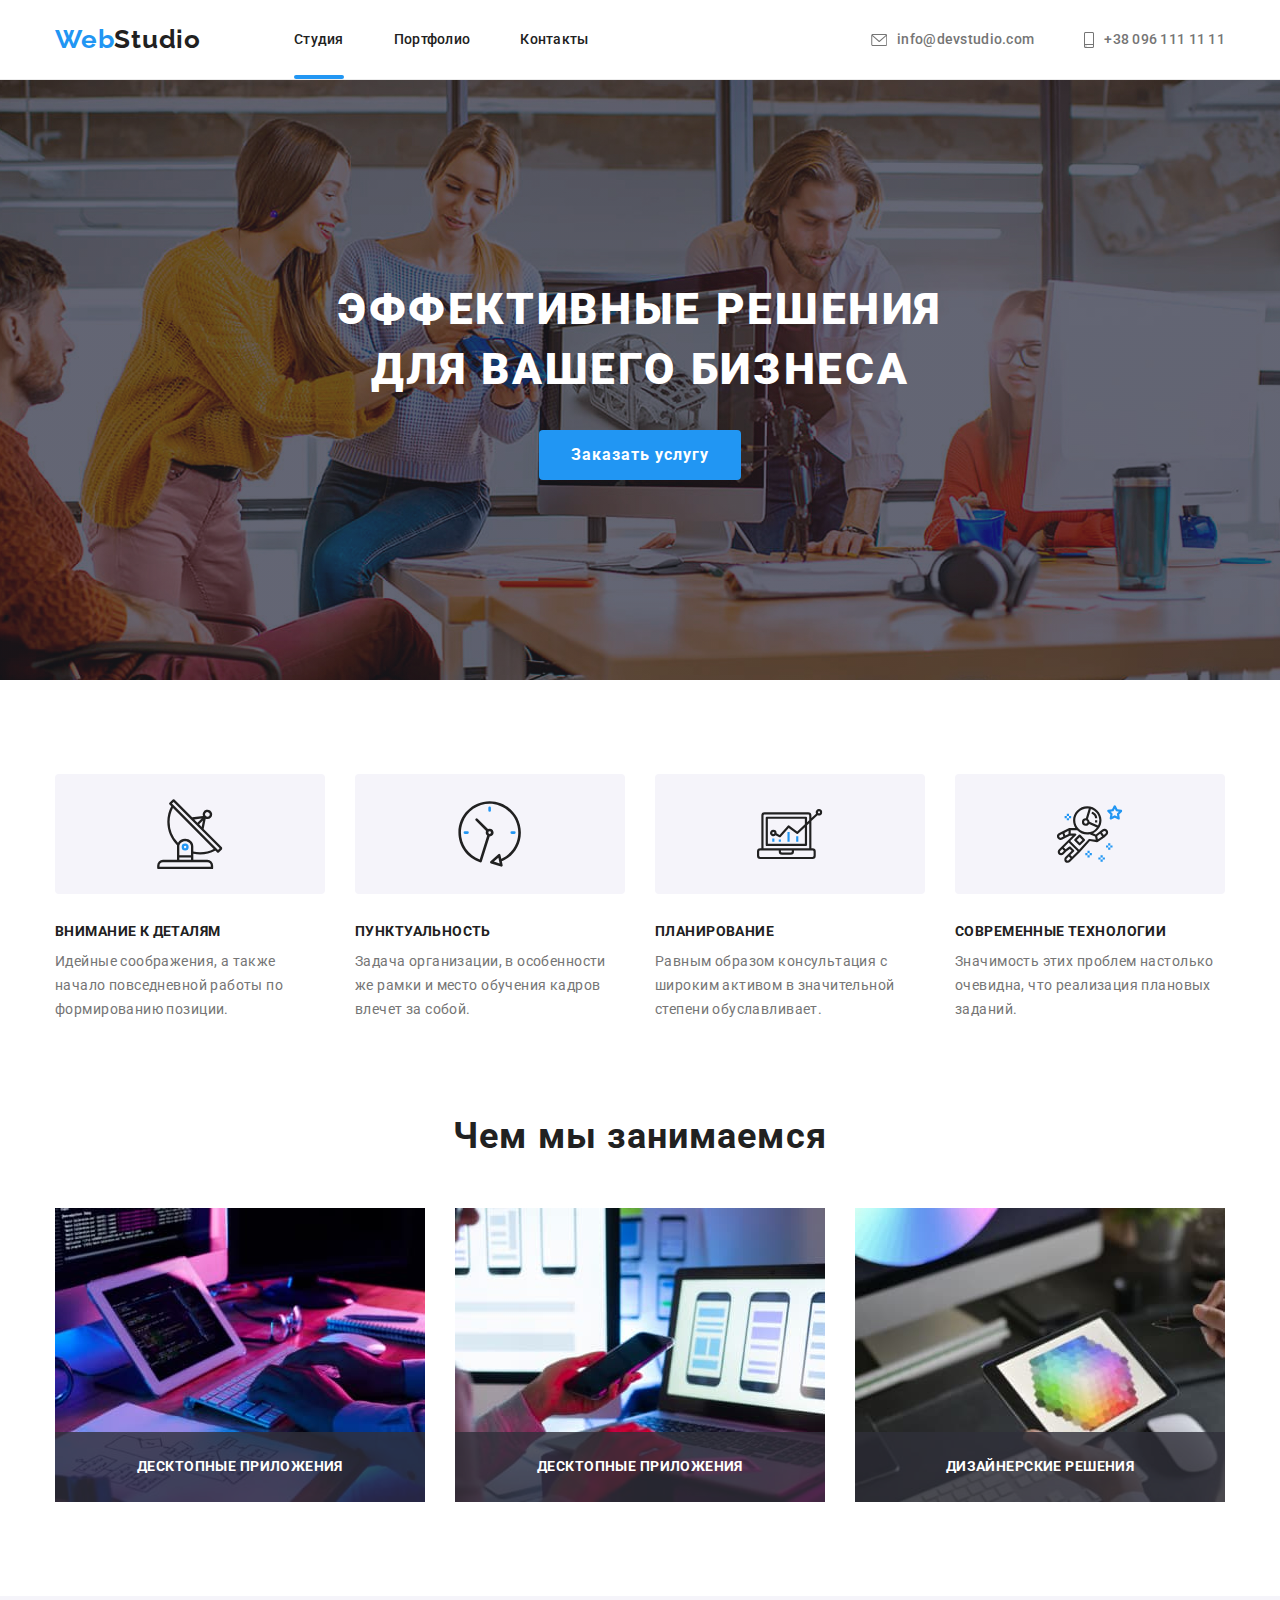
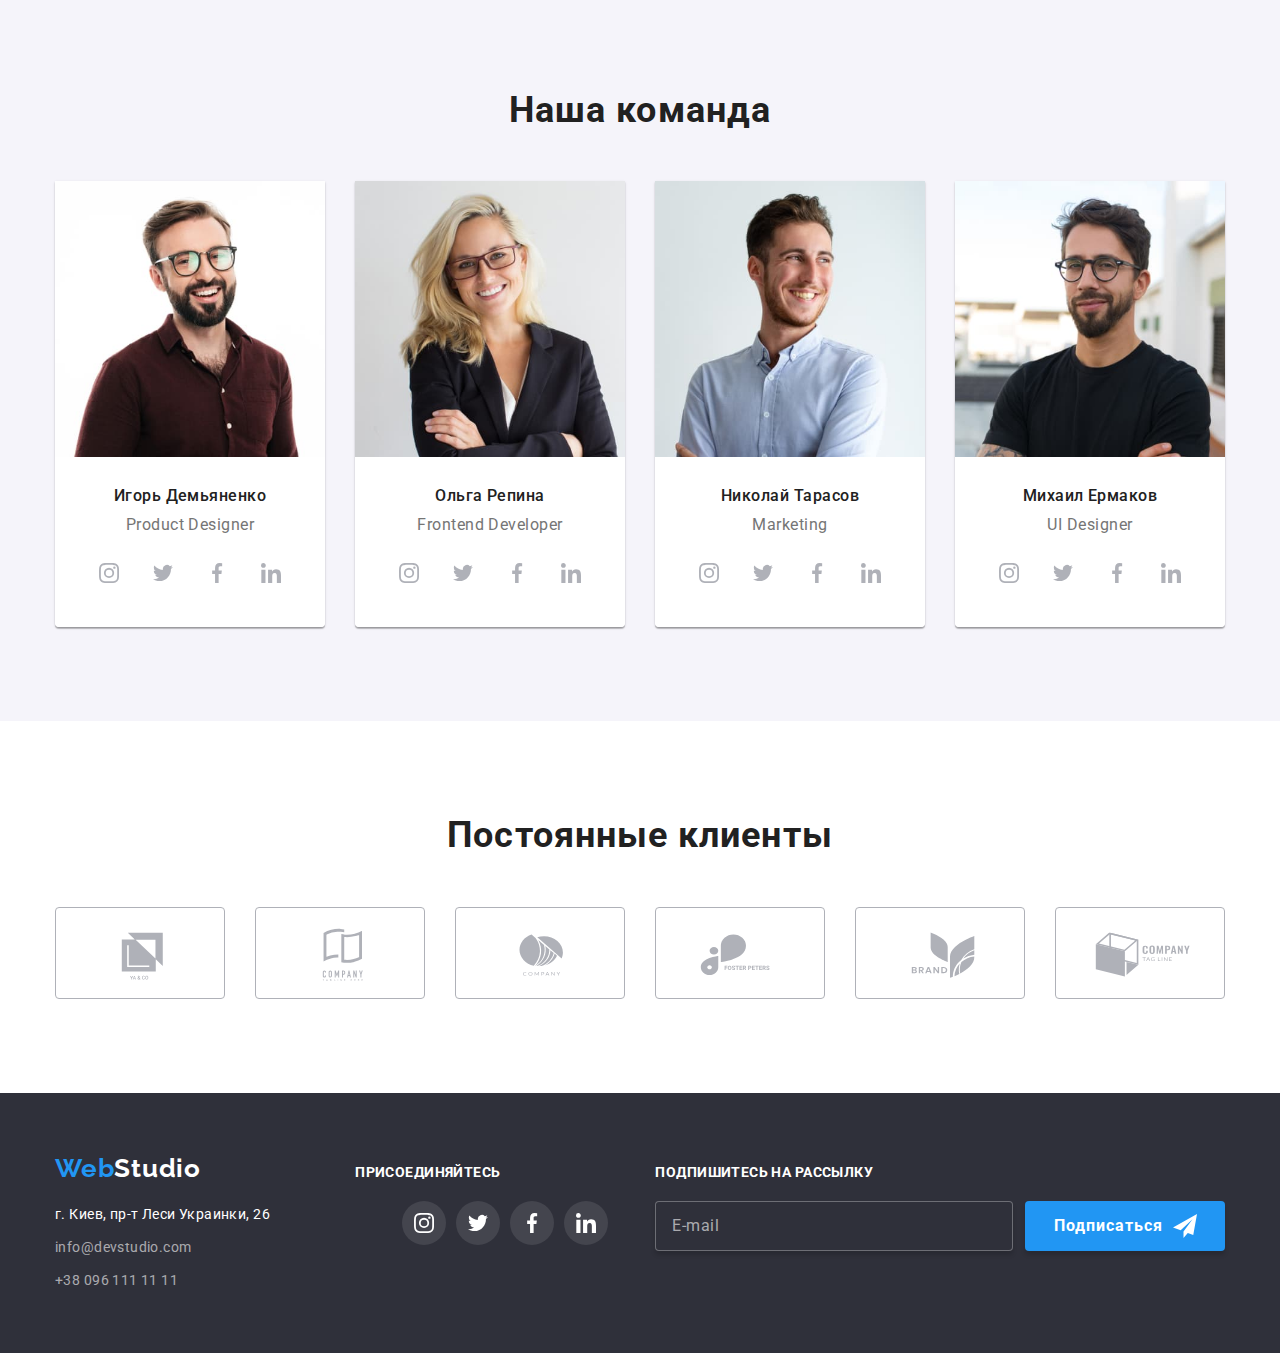
<file: index.html>
<!DOCTYPE html>

<html lang="ru">
    <head>
        <meta charset="UTF-8">
        <meta http-equiv="X-UA-Compatible" content="IE=edge">
        <meta name="viewport" content="width=device-width, initial-scale=1.0">
        <meta name="description" content="Компания по созданию вебприложений" />
        <title>Студия</title>
        <link rel="preconnect" href="https://fonts.googleapis.com">
        <link rel="preconnect" href="https://fonts.gstatic.com" crossorigin>
        <link href="https://fonts.googleapis.com/css2?family=Raleway:wght@700&family=Roboto:wght@400;500;700;900&display=swap"
            rel="stylesheet">
        <link rel="stylesheet" href="https://cdnjs.cloudflare.com/ajax/libs/modern-normalize/1.1.0/modern-normalize.min.css">
        <link rel="stylesheet" href="css/main.min.css">
    </head>
    <body>
        <header class="header-main">
            <div class="container container--flex">
                <nav>
                    <ul class="header-main__nav-list">
                        <li class="header-main__nav-item"><a class="logo" href="./index.html"><span class="logo__color-part">Web</span>Studio</a></li>
                        <li class="header-main__nav-item"><a class="header-main__nav-link header-main__nav-link--is-active" href="./index.html">Студия</a></li>
                        <li class="header-main__nav-item"><a class="header-main__nav-link" href="./portfolio.html">Портфолио</a></li>
                        <li class="header-main__nav-item"><a class="header-main__nav-link" href="#">Контакты</a></li>
                    </ul>
                    <button class="header-main__menu-button" type="button" aria-expanded="false" data-menu-button>
                        <svg class="header-main__icon-container" width="40" height="40" aria-label="Переключатель мобильного меню">
                            <use class="header-main__icon-open" href="./images/svg/icons.svg#icon-menu-open"></use>
                            <use class="header-main__icon-close" href="./images/svg/icons.svg#icon-menu-close"></use>
                        </svg>
                    </button>
                    <div class="burger-menu" data-menu>
                        <ul class="burger-menu__nav-links">
                            <li class="burger-menu__nav-item"><a class="burger-menu__nav-link" href="./index.html">Студия</a></li>
                            <li class="burger-menu__nav-item"><a class="burger-menu__nav-link" href="./portfolio.html">Портфолио</a></li>
                            <li class="burger-menu__nav-item"><a class="burger-menu__nav-link" href="">Контакты</a></li>
                        </ul>
                        <ul class="burger-menu__contact-links">
                            <li class="burger-menu__contact-item"><a class="burger-menu__contact-tel" href="tel:+380961111111">+38 096 111 11 11</a></li>
                            <li class="burger-menu__contact-item"><a class="burger-menu__contact-mail" href="mailto:info@devstudio.com">info@devstudio.com</a></li>
                        </ul>
                        <ul class="burger-menu__social-links">
                            <li class="burger-menu__social-item"><a class="burger-menu__social-link" href="">Instagram</a></li>
                            <li class="burger-menu__social-item"><a class="burger-menu__social-link" href="">Twitter</a></li>
                            <li class="burger-menu__social-item"><a class="burger-menu__social-link" href="">Facebook</a></li>
                            <li class="burger-menu__social-item"><a class="burger-menu__social-link" href="">LinkedIn</a></li>
                        </ul>
                    </div>
                </nav>
                <ul class="header-main__contacts">
                    <li class="header-main__contacts-item">
                        <a class="header-main__contacts-link" href="mailto:info@devstudio.com">
                            <svg class="header-main__contacts-mail" width="14" height="10">
                                <use href="./images/svg/icons.svg#icon-envelope"></use>
                            </svg>
                            info@devstudio.com
                        </a>
                    </li>
                    <li class="header-main__contacts-item">
                        <a class="header-main__contacts-link" href="tel:+380961111111">
                            <svg class="header-main__contacts-tel" width="10" height="14">
                                <use href="./images/svg/icons.svg#icon-smartphone"></use>
                            </svg>
                            +38 096 111 11 11
                        </a>
                    </li>
                </ul>
            </div>
        </header>
        <main class="web-studio">
            <section class="section section--inverse">
                <div class="web-studio__wrapper">
                    <div class="web-studio__order">
                        <h1 class="web-studio__order-title">Эффективные решения для вашего бизнеса</h1>
                        <button class="web-studio__order-button" type="button" data-modal-open>Заказать услугу</button>
                    </div>
                </div>
            </section>
            <section class="section">
                <div class="container">
                    <ul class="web-studio__advantages">
                        <li class="web-studio__advantages-item">
                            <div class="web-studio__advantages-wrapper">
                                <svg class="web-studio__advantages-icon" width="65.32" height="70">
                                    <use href="./images/svg/icons.svg#icon-antenna"></use>
                                </svg>
                            </div>
                            <h3 class="web-studio__advantages-title">Внимание к деталям</h3>
                            <p class="web-studio__advantages-description">Идейные соображения, а также начало повседневной работы по формированию
                                позиции.</p>
                        </li>
                        <li class="web-studio__advantages-item">
                            <div class="web-studio__advantages-wrapper">
                                <svg class="web-studio__advantages-icon" width="65.32" height="70">
                                    <use href="./images/svg/icons.svg#icon-clock"></use>
                                </svg>
                            </div>
                            <h3 class="web-studio__advantages-title">Пунктуальность</h3>
                            <p class="web-studio__advantages-description">Задача организации, в особенности же рамки и место обучения кадров влечет
                                за собой.</p>
                        </li>
                        <li class="web-studio__advantages-item">
                            <div class="web-studio__advantages-wrapper">
                                <svg class="web-studio__advantages-icon" width="65.32" height="70">
                                    <use href="./images/svg/icons.svg#icon-diagram"></use>
                                </svg>
                            </div>
                            <h3 class="web-studio__advantages-title">Планирование</h3>
                            <p class="web-studio__advantages-description">Равным образом консультация с широким активом в значительной степени
                                обуславливает.</p>
                        </li>
                        <li class="web-studio__advantages-item">
                            <div class="web-studio__advantages-wrapper">
                                <svg class="web-studio__advantages-icon" width="65.32" height="70">
                                    <use href="./images/svg/icons.svg#icon-astronaut"></use>
                                </svg>
                            </div>
                            <h3 class="web-studio__advantages-title">Современные технологии</h3>
                            <p class="web-studio__advantages-description">Значимость этих проблем настолько очевидна, что реализация плановых
                                заданий.</p>
                        </li>
                    </ul>
                </div>
            </section>
            <section class="section">
                <div class="container">
                    <h2 class="web-studio__title">Чем мы занимаемся</h2>
                    <ul class="web-studio__activity">
                        <li>
                            <a class="web-studio__activity-link" href="#">
                                <img class="web-studio__activity-image" 
                                    srcset="
                                        ./images/desktop-apps.jpg 1x,
                                        ./images/desktop-apps@2x.jpg 2x
                                    "
                                    src="./images/desktop-apps.jpg" 
                                    alt="Десктопные приложения" 
                                    width="370">
                                <div class="web-studio__activity-overlay">
                                    <p class="web-studio__activity-description">Десктопные приложения</p>
                                </div>
                            </a>
                        </li>
                        <li>
                            <a class="web-studio__activity-link" href="#">
                                <img class="web-studio__activity-image" 
                                srcset="
                                    ./images/mobile-apps.jpg 1x,
                                    ./images/mobile-apps@2x.jpg 2x
                                " src="./images/mobile-apps.jpg" alt="Мобильные приложения" 
                                width="370">
                                <div class="web-studio__activity-overlay">
                                    <p class="web-studio__activity-description">Десктопные приложения</p>
                                </div>
                            </a>
                        </li>
                        <li>
                            <a class="web-studio__activity-link" href="#">
                                <img class="web-studio__activity-image" 
                                srcset="
                                    ./images/design-solutions.jpg 1x,
                                    ./images/design-solutions@2x.jpg 2x
                                " src="./images/design-solutions.jpg" alt="Мобильные приложения" 
                                width="370">
                                <div class="web-studio__activity-overlay">
                                    <p class="web-studio__activity-description">Дизайнерские решения</p>
                                </div>
                            </a>
                        </li>
                    </ul>
                </div>
            </section>
            <section class="section">
                <div class="container">
                    <h2 class="web-studio__title">Наша команда</h2>
                    <ul class="web-studio__team">
                        <li class="web-studio__team-item">
                            <img class="web-studio__team-image" 
                            srcset="
                                ./images/product-designer.jpg 1x,
                                ./images/product-designer@2x.jpg 2x
                            "
                            src="./images/product-designer.jpg" 
                            alt="Дизайнер" 
                            width="450">
                            <div class="web-studio__team-wrapper">
                                <h3 class="web-studio__team-title">Игорь Демьяненко</h3>
                                <p class="web-studio__team-description">Product Designer</p>
                                <ul class="social-links">
                                    <li>
                                        <a class="social-links__link" href="#">
                                            <svg class="social-links__link-icon" width="20" height="20">
                                                <use href="./images/svg/icons.svg#icon-instagram_1"></use>
                                            </svg>
                                        </a>
                                    </li>
                                    <li>
                                        <a class="social-links__link" href="#">
                                            <svg class="social-links__link-icon" width="20" height="20">
                                                <use href="./images/svg/icons.svg#icon-twitter_1"></use>
                                            </svg>
                                        </a>
                                    </li>
                                    <li>
                                        <a class="social-links__link" href="#">
                                            <svg class="social-links__link-icon" width="20" height="20">
                                                <use href="./images/svg/icons.svg#icon-facebook_1"></use>
                                            </svg>
                                        </a>
                                    </li>
                                    <li>
                                        <a class="social-links__link" href="#">
                                            <svg class="social-links__link-icon" width="20" height="20">
                                                <use href="./images/svg/icons.svg#icon-linked_in_1"></use>
                                            </svg>
                                        </a>
                                    </li>
                                </ul>
                            </div>
                        </li>
                        <li class="web-studio__team-item">
                            <img class="web-studio__team-image" 
                            srcset="
                                ./images/frontend-developer.jpg 1x,
                                ./images/frontend-developer@2x.jpg 2x
                            "
                            src="./images/frontend-developer.jpg" 
                            alt="Фронтенд разработчик" 
                            width="450">
                            <div class="web-studio__team-wrapper">
                                <h3 class="web-studio__team-title">Ольга Репина</h3>
                                <p class="web-studio__team-description"><span>Frontend Developer</span></p>
                                <ul class="social-links">
                                    <li>
                                        <a class="social-links__link" href="#">
                                            <svg class="social-links__link-icon" width="20" height="20">
                                                <use href="./images/svg/icons.svg#icon-instagram_1"></use>
                                            </svg>
                                        </a>
                                    </li>
                                    <li>
                                        <a class="social-links__link" href="#">
                                            <svg class="social-links__link-icon" width="20" height="20">
                                                <use href="./images/svg/icons.svg#icon-twitter_1"></use>
                                            </svg>
                                        </a>
                                    </li>
                                    <li>
                                        <a class="social-links__link" href="#">
                                            <svg class="social-links__link-icon" width="20" height="20">
                                                <use href="./images/svg/icons.svg#icon-facebook_1"></use>
                                            </svg>
                                        </a>
                                    </li>
                                    <li>
                                        <a class="social-links__link" href="#">
                                            <svg class="social-links__link-icon" width="20" height="20">
                                                <use href="./images/svg/icons.svg#icon-linked_in_1"></use>
                                            </svg>
                                        </a>
                                    </li>
                                </ul>
                            </div>
                        </li>
                        <li class="web-studio__team-item">
                            <img class="web-studio__team-image" 
                            srcset="
                                ./images/marketing.jpg 1x,
                                ./images/marketing@2x.jpg 2x
                            "
                            src="./images/marketing.jpg" 
                            alt="Маркетолог" 
                            width="450">
                            <div class="web-studio__team-wrapper">
                                <h3 class="web-studio__team-title">Николай Тарасов</h3>
                                <p class="web-studio__team-description">Marketing</p>
                                <ul class="social-links">
                                    <li>
                                        <a class="social-links__link" href="#">
                                            <svg class="social-links__link-icon" width="20" height="20">
                                                <use href="./images/svg/icons.svg#icon-instagram_1"></use>
                                            </svg>
                                        </a>
                                    </li>
                                    <li>
                                        <a class="social-links__link" href="#">
                                            <svg class="social-links__link-icon" width="20" height="20">
                                                <use href="./images/svg/icons.svg#icon-twitter_1"></use>
                                            </svg>
                                        </a>
                                    </li>
                                    <li>
                                        <a class="social-links__link" href="#">
                                            <svg class="social-links__link-icon" width="20" height="20">
                                                <use href="./images/svg/icons.svg#icon-facebook_1"></use>
                                            </svg>
                                        </a>
                                    </li>
                                    <li>
                                        <a class="social-links__link" href="#">
                                            <svg class="social-links__link-icon" width="20" height="20">
                                                <use href="./images/svg/icons.svg#icon-linked_in_1"></use>
                                            </svg>
                                        </a>
                                    </li>
                                </ul>
                            </div>
                        </li>
                        <li class="web-studio__team-item">
                            <img class="web-studio__team-image" 
                            srcset="
                                ./images/ui-designer.jpg 1x,
                                ./images/ui-designer@2x.jpg 2x
                            "
                            src="./images/ui-designer.jpg" 
                            alt="Дизайнер" 
                            width="450">
                            <div class="web-studio__team-wrapper">
                                <h3 class="web-studio__team-title">Михаил Ермаков</h3>
                                <p class="web-studio__team-description">UI Designer</p>
                                <ul class="social-links">
                                    <li>
                                        <a class="social-links__link" href="#">
                                            <svg class="social-links__link-icon" width="20" height="20">
                                                <use href="./images/svg/icons.svg#icon-instagram_1"></use>
                                            </svg>
                                        </a>
                                    </li>
                                    <li>
                                        <a class="social-links__link" href="#">
                                            <svg class="social-links__link-icon" width="20" height="20">
                                                <use href="./images/svg/icons.svg#icon-twitter_1"></use>
                                            </svg>
                                        </a>
                                    </li>
                                    <li>
                                        <a class="social-links__link" href="#">
                                            <svg class="social-links__link-icon" width="20" height="20">
                                                <use href="./images/svg/icons.svg#icon-facebook_1"></use>
                                            </svg>
                                        </a>
                                    </li>
                                    <li>
                                        <a class="social-links__link" href="#">
                                            <svg class="social-links__link-icon" width="20" height="20">
                                                <use href="./images/svg/icons.svg#icon-linked_in_1"></use>
                                            </svg>
                                        </a>
                                    </li>
                                </ul>
                            </div>
                        </li>
                    </ul>
                </div>
            </section>
            <section class="section">
                <div class="container">
                    <h2 class="web-studio__title">Постоянные клиенты</h2>
                    <ul class="web-studio__clients">
                        <li class="web-studio__clients-item">
                            <a class="web-studio__clients-link" href="#">
                                <svg class="web-studio__clients-icon" width="170" height="92">
                                    <use href="./images/svg/icons.svg#icon-client_1"></use>
                                </svg>
                            </a>
                        </li>
                        <li class="web-studio__clients-item">
                            <a class="web-studio__clients-link" href="#">
                                <svg class="web-studio__clients-icon" width="170" height="92">
                                    <use href="./images/svg/icons.svg#icon-client_2"></use>
                                </svg>
                            </a>
                        </li>
                        <li class="web-studio__clients-item">
                            <a class="web-studio__clients-link" href="#">
                                <svg class="web-studio__clients-icon" width="170" height="92">
                                    <use href="./images/svg/icons.svg#icon-client_3"></use>
                                </svg>
                            </a>
                        </li>
                        <li class="web-studio__clients-item">
                            <a class="web-studio__clients-link" href="#">
                                <svg class="web-studio__clients-icon" width="170" height="92">
                                    <use href="./images/svg/icons.svg#icon-client_4"></use>
                                </svg>
                            </a>
                        </li>
                        <li class="web-studio__clients-item">
                            <a class="web-studio__clients-link" href="#">
                                <svg class="web-studio__clients-icon" width="170" height="92">
                                    <use href="./images/svg/icons.svg#icon-client_5"></use>
                                </svg>
                            </a>
                        </li>
                        <li class="web-studio__clients-item">
                            <a class="web-studio__clients-link" href="#">
                                <svg class="web-studio__clients-icon" width="170" height="92">
                                    <use href="./images/svg/icons.svg#icon-client_6"></use>
                                </svg>
                            </a>
                        </li>
                    </ul>
                </div>
            </section>
        </main>
        <footer class="footer-main">
            <div class="container container--flex-wrap">
                <div class="footer-main__address-wrapper">
                    <a class="logo logo--white" href="./index.html"><span class="logo__color-part">Web</span>Studio</a>
                    <address class="footer-main__address">
                        <ul class="footer-main__address-list">
                            <li class="footer-main__address-item">г. Киев, пр-т Леси Украинки, 26</li>
                            <li class="footer-main__address-item"><a class="footer-main__address-link"
                                    href="mailto:info@devstudio.com">info@devstudio.com</a></li>
                            <li class="footer-main__address-item"><a class="footer-main__address-link"
                                    href="tel:+380961111111">+38 096 111 11 11</a></li>
                        </ul>
                    </address>
                </div>
                <div class="footer-main__socials-wrapper">
                    <h3 class="footer-main__socials-title">присоединяйтесь</h3>
                    <ul class="social-links social-links--flex-start">
                        <li class="social-links__item">
                            <a class="social-links__link social-links__link--inverse" href="#">
                                <svg class="social-links__link-icon" width="20" height="20">
                                    <use href="./images/svg/icons.svg#icon-instagram_1"></use>
                                </svg>
                            </a>
                        </li>
                        <li class="social-links__item">
                            <a class="social-links__link social-links__link--inverse" href="#">
                                <svg class="social-links__link-icon" width="20" height="20">
                                    <use href="./images/svg/icons.svg#icon-twitter_1"></use>
                                </svg>
                            </a>
                        </li>
                        <li class="social-links__item">
                            <a class="social-links__link social-links__link--inverse" href="#">
                                <svg class="social-links__link-icon" width="20" height="20">
                                    <use href="./images/svg/icons.svg#icon-facebook_1"></use>
                                </svg>
                            </a>
                        </li>
                        <li class="social-links__item">
                            <a class="social-links__link social-links__link--inverse" href="#">
                                <svg class="social-links__link-icon" width="20" height="20">
                                    <use href="./images/svg/icons.svg#icon-linked_in_1"></use>
                                </svg>
                            </a>
                        </li>
                    </ul>
                </div>
                <div class="footer-main__form-wrapper">
                    <label class="footer-main__form-title" for="subscription-email">Подпишитесь на рассылку</label>
                    <form class="footer-main__subscription-form">
                        <input class="footer-main__input" id="subscription-email" name="email" type="email" placeholder="E-mail">
                        <button class="footer-main__subscription-button" type="submit">
                            <span>Подписаться</span>
                            <svg class="footer-main__subscription-icon" width="24px" height="24px">
                                <use href="./images/svg/icons.svg#icon-send"></use>
                            </svg>
                        </button>
                    </form>
                </div>
            </div>
        </footer>
        <div class="backdrop is-hidden" data-modal>
            <div class="modal">
                <div class="modal__wrapper">
                    <h3 class="modal__title">Оставьте свои данные, мы вам перезвоним</h3>
                    <form class="modal__form-order">
                        <label class="modal__input-label" for="order-name">Имя</label>
                        <div class="modal__input-wrapper">
                            <input class="modal__input" id="order-name" name="name" type="text" placeholder=" ">
                            <svg class="modal__input-icon" width="18" height="18">
                                <use href="./images/svg/icons.svg#icon-person-black"></use>
                            </svg>
                        </div>
                        <label class="modal__input-label" for="order-tel">Телефон</label>
                        <div class="modal__input-wrapper">
                            <input class="modal__input" id="order-tel" name="tel" type="tel" placeholder=" ">
                            <svg class="modal__input-icon" width="18" height="18">
                                <use href="./images/svg/icons.svg#icon-phone-black"></use>
                            </svg>
                        </div>
                        <label class="modal__input-label" for="order-email">Почта</label>
                        <div class="modal__input-wrapper">
                            <input class="modal__input" id="order-email" name="email" type="email" placeholder=" ">
                            <svg class="modal__input-icon" width="18" height="18">
                                <use href="./images/svg/icons.svg#icon-email-black"></use>
                            </svg>
                        </div>
                        <label class="modal__input-label" for="order-comments">Комментарий</label>
                        <textarea class="modal__textarea" id="order-comments" name="comments" placeholder="Введите текст"></textarea>
                        <div class="modal__checkbox-wrapper">
                            <input class="modal__checkbox-input" id="order-agreement" name="agreement" type="checkbox">
                            <label class="modal__checkbox-label" for="order-agreement">
                                <svg class="modal__checkbox-icon" width="16" height="15">
                                    <use href="./images/svg/icons.svg#icon-check"></use>
                                </svg>
                                <span>Соглашаюсь с рассылкой и принимаю&nbsp;</span>
                                <a class="modal__agreement-link" href="#">Условия договора</a>
                            </label>
                        </div>
                        <button class="modal__send-button" type="submit">Отправить</button>
                    </form>
                    <button class="modal__close-button" type="button" data-modal-close>
                        <svg class="modal__close-icon" width="30" height="30">
                            <use href="./images/svg/icons.svg#icon-close"></use>
                        </svg>
                    </button>
                </div>
            </div>
        </div>
        <script src="./js/modal.js"></script>
        <script src="./js/mobile-menu.js"></script>
    </body>
</html>
</file>
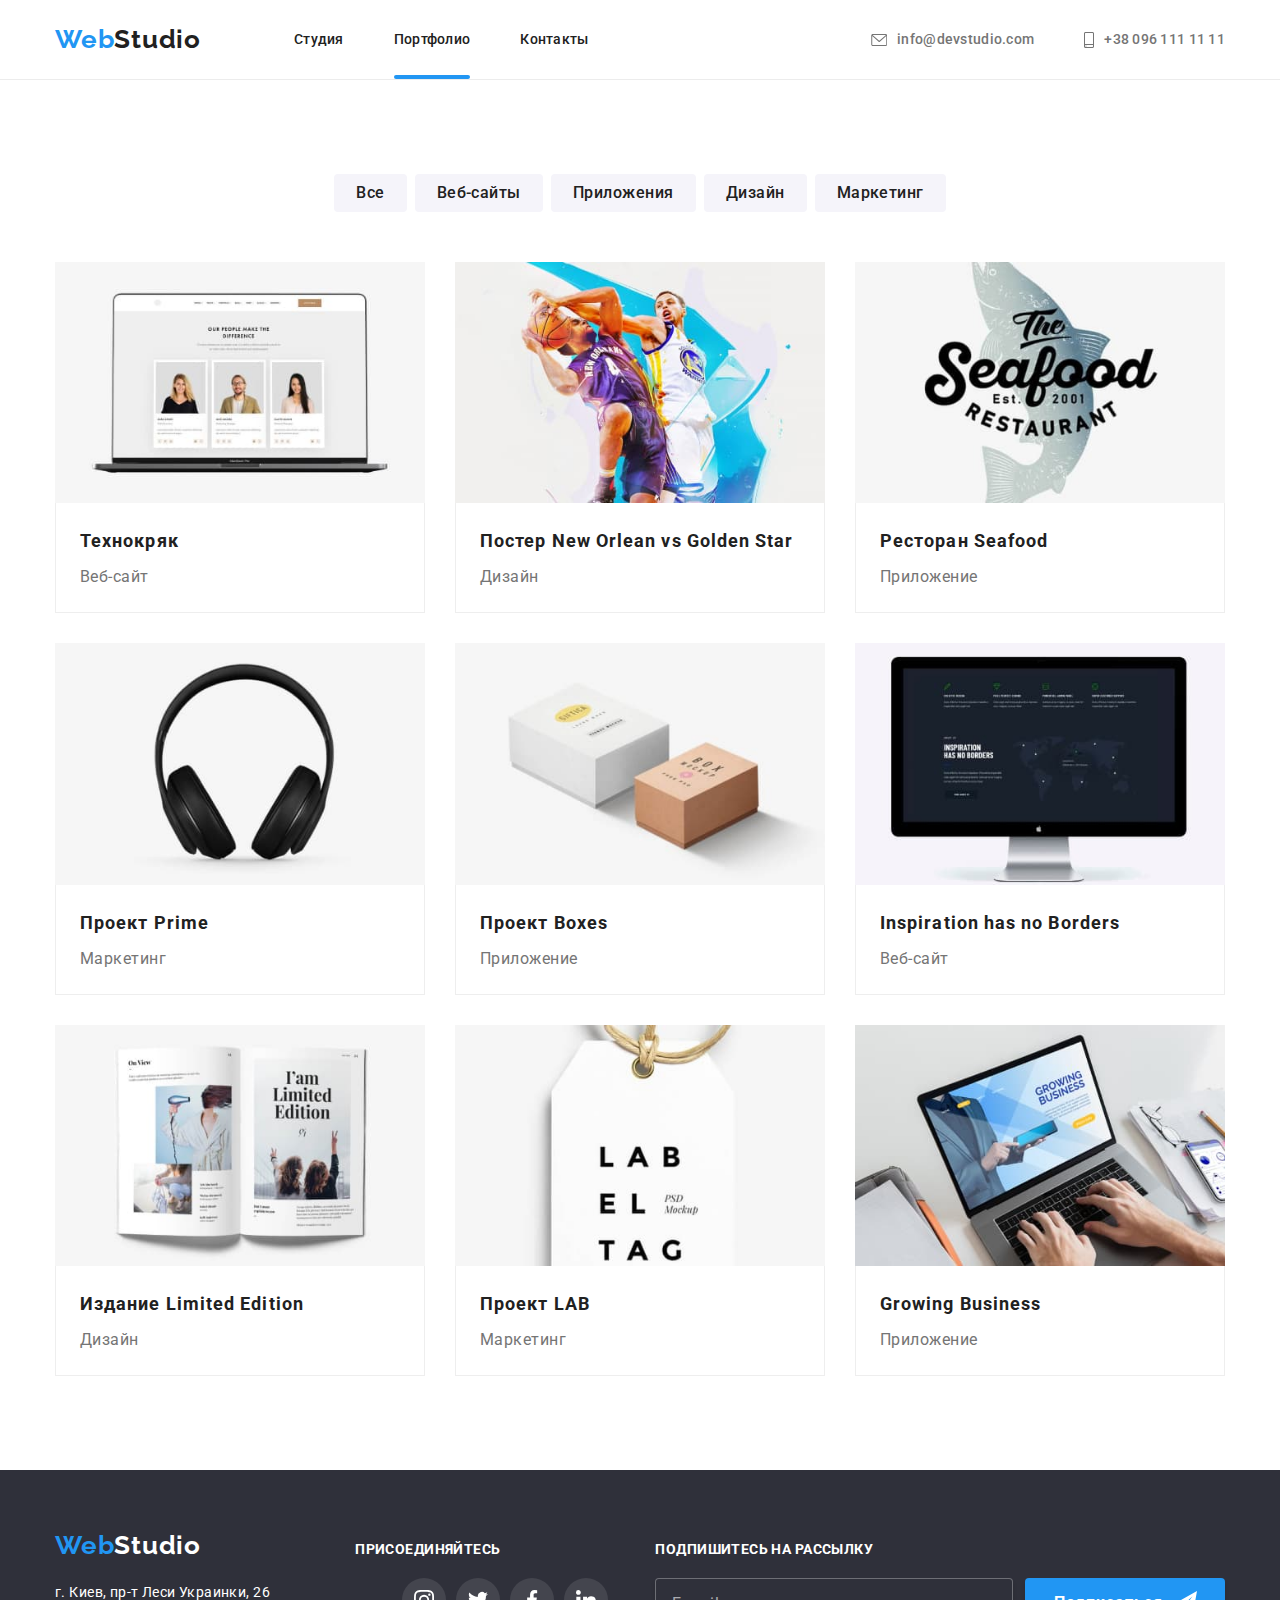
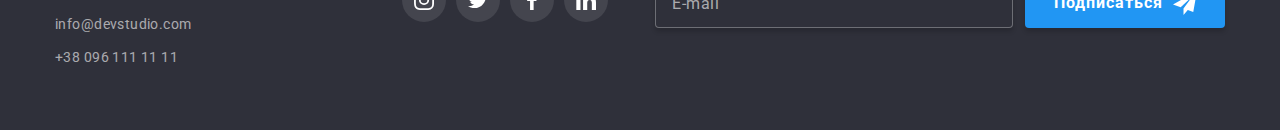
<file: portfolio.html>
<!DOCTYPE html>

<html lang="ru">
    <head>
        <meta charset="UTF-8">
        <meta http-equiv="X-UA-Compatible" content="IE=edge">
        <meta name="viewport" content="width=device-width, initial-scale=1.0">
        <meta name="description" content="Компания по созданию вебприложений" />
        <title>Портфолио</title>
        <link rel="preconnect" href="https://fonts.googleapis.com">
        <link rel="preconnect" href="https://fonts.gstatic.com" crossorigin>
        <link href="https://fonts.googleapis.com/css2?family=Raleway:wght@700&family=Roboto:wght@400;500;700;900&display=swap"
            rel="stylesheet">
        <link rel="stylesheet" href="https://cdnjs.cloudflare.com/ajax/libs/modern-normalize/1.1.0/modern-normalize.min.css">
        <link rel="stylesheet" href="css/main.min.css">
    </head>
    <body>
        <header class="header-main">
            <div class="container container--flex">
                <nav>
                    <ul class="header-main__nav-list">
                        <li class="header-main__nav-item"><a class="logo" href="./index.html"><span
                                    class="logo__color-part">Web</span>Studio</a></li>
                        <li class="header-main__nav-item"><a class="header-main__nav-link"
                                href="./index.html">Студия</a></li>
                        <li class="header-main__nav-item"><a class="header-main__nav-link header-main__nav-link--is-active" href="./portfolio.html">Портфолио</a>
                        </li>
                        <li class="header-main__nav-item"><a class="header-main__nav-link" href="#">Контакты</a></li>
                    </ul>
                    <button class="header-main__menu-button" type="button" aria-expanded="false" data-menu-button>
                        <svg class="header-main__icon-container" width="40" height="40"
                            aria-label="Переключатель мобильного меню">
                            <use class="header-main__icon-open" href="./images/svg/icons.svg#icon-menu-open"></use>
                            <use class="header-main__icon-close" href="./images/svg/icons.svg#icon-menu-close"></use>
                        </svg>
                    </button>
                    <div class="burger-menu" data-menu>
                        <ul class="burger-menu__nav-links">
                            <li class="burger-menu__nav-item"><a class="burger-menu__nav-link" href="./index.html">Студия</a>
                            </li>
                            <li class="burger-menu__nav-item"><a class="burger-menu__nav-link"
                                    href="./portfolio.html">Портфолио</a></li>
                            <li class="burger-menu__nav-item"><a class="burger-menu__nav-link" href="">Контакты</a></li>
                        </ul>
                        <ul class="burger-menu__contact-links">
                            <li class="burger-menu__contact-item"><a class="burger-menu__contact-tel"
                                    href="tel:+380961111111">+38 096 111 11 11</a></li>
                            <li class="burger-menu__contact-item"><a class="burger-menu__contact-mail"
                                    href="mailto:info@devstudio.com">info@devstudio.com</a></li>
                        </ul>
                        <ul class="burger-menu__social-links">
                            <li class="burger-menu__social-item"><a class="burger-menu__social-link" href="">Instagram</a></li>
                            <li class="burger-menu__social-item"><a class="burger-menu__social-link" href="">Twitter</a></li>
                            <li class="burger-menu__social-item"><a class="burger-menu__social-link" href="">Facebook</a></li>
                            <li class="burger-menu__social-item"><a class="burger-menu__social-link" href="">LinkedIn</a></li>
                        </ul>
                    </div>
                </nav>
                <ul class="header-main__contacts">
                    <li class="header-main__contacts-item">
                        <a class="header-main__contacts-link" href="mailto:info@devstudio.com">
                            <svg class="header-main__contacts-mail" width="14" height="10">
                                <use href="./images/svg/icons.svg#icon-envelope"></use>
                            </svg>
                            info@devstudio.com
                        </a>
                    </li>
                    <li class="header-main__contacts-item">
                        <a class="header-main__contacts-link" href="tel:+380961111111">
                            <svg class="header-main__contacts-tel" width="10" height="14">
                                <use href="./images/svg/icons.svg#icon-smartphone"></use>
                            </svg>
                            +38 096 111 11 11
                        </a>
                    </li>
                </ul>
            </div>
        </header>
        <main class="portfolio">
            <section class="section">
                <div class="container">
                    <h1 class="portfolio__title">Портфолио</h1>
                    <ul class="portfolio__filter-bar">
                        <li class="portfolio__filter-item">
                            <button class="portfolio__filter-button" type="button">Все</button>
                        </li>
                        <li class="portfolio__filter-item">
                            <button class="portfolio__filter-button" type="button">Веб-сайты</button>
                        </li>
                        <li class="portfolio__filter-item">
                            <button class="portfolio__filter-button" type="button">Приложения</button>
                        </li>
                        <li class="portfolio__filter-item">
                            <button class="portfolio__filter-button" type="button">Дизайн</button>
                        </li>
                        <li class="portfolio__filter-item">
                            <button class="portfolio__filter-button" type="button">Маркетинг</button>
                        </li>
                    </ul>
                    <div class="portfolio__product-container">
                        <ul class="portfolio__product-list">
                            <li class="portfolio__product-item">
                                <article class="product">
                                    <a class="product__link" href="#">
                                        <div class="product__thumb">
                                            <div class="product__overlay">
                                                <p class="product__overlay-description">Ресурс предлагает комплексные предложения с разным уровнем функционала и сервисов. Все это позволит
                                                    посетителю
                                                    получить
                                                    исчерпывающие сведения о компании или частном лице.</p>
                                            </div>
                                            <img class="product__image" 
                                            srcset="
                                                ./images/portfolio/web-site-techno.jpg 1x,
                                                ./images/portfolio/web-site-techno@2x.jpg 2x
                                            "
                                            src="./images/portfolio/web-site-techno.jpg" 
                                            alt="Дизайн веб-сайта" 
                                            width="450">
                                        </div>
                                        <div class="product__description-wrapper">
                                            <h2 class="product__title">Технокряк</h2>
                                            <p class="product__description">Веб-сайт</p>
                                        </div>
                                    </a>
                                </article>
                            </li>
                            <li class="portfolio__product-item">
                                <article class="product">
                                    <a class="product__link" href="#">
                                        <div class="product__thumb">
                                            <div class="product__overlay">
                                                <p class="product__overlay-description">Ресурс предлагает комплексные предложения с разным уровнем функционала и сервисов. Все это позволит
                                                    посетителю
                                                    получить
                                                    исчерпывающие сведения о компании или частном лице.</p>
                                            </div>
                                            <img class="product__image" 
                                            srcset="
                                                ./images/portfolio/design-poster.jpg 1x,
                                                ./images/portfolio/design-poster@2x.jpg 2x
                                            "
                                            src="./images/portfolio/design-poster.jpg" 
                                            alt="Постер New Orlean vs Golden Star"
                                            width="450">
                                        </div>
                                        <div class="product__description-wrapper">
                                            <h2 class="product__title">Постер New Orlean vs Golden Star</h2>
                                            <p class="product__description">Дизайн</p>
                                        </div>
                                    </a>
                                </article>
                            </li>
                            <li class="portfolio__product-item">
                                <article class="product">
                                    <a class="product__link" href="#">
                                        <div class="product__thumb">
                                            <div class="product__overlay">
                                                <p class="product__overlay-description"> Ресурс предлагает комплексные предложения с разным уровнем функционала и сервисов. Все это позволит
                                                    посетителю
                                                    получить
                                                    исчерпывающие сведения о компании или частном лице.</p>
                                            </div>
                                            <img class="product__image" 
                                            srcset="
                                                ./images/portfolio/application-resorant.jpg 1x,
                                                ./images/portfolio/application-resorant@2x.jpg 2x
                                            "
                                            src="./images/portfolio/application-resorant.jpg" 
                                            alt="Ресторан Seafood лого" 
                                            width="450">
                                        </div>
                                        <div class="product__description-wrapper">
                                            <h2 class="product__title">Ресторан Seafood</h2>
                                            <p class="product__description">Приложение</p>
                                        </div>
                                    </a>
                                </article>
                            </li>
                            <li class="portfolio__product-item">
                                <article class="product">
                                    <a class="product__link" href="#">
                                        <div class="product__thumb">
                                            <div class="product__overlay">
                                                <p class="product__overlay-description">Ресурс предлагает комплексные предложения с разным уровнем функционала и сервисов. Все это позволит
                                                    посетителю
                                                    получить
                                                    исчерпывающие сведения о компании или частном лице.</p>
                                            </div>
                                            <img class="product__image" 
                                            srcset="
                                                ./images/portfolio/marketing-prime.jpg 1x,
                                                ./images/portfolio/marketing-prime@2x.jpg 2x
                                            "
                                            src="./images/portfolio/marketing-prime.jpg" 
                                            alt="Наушники" 
                                            width="450">
                                        </div>
                                        <div class="product__description-wrapper">
                                            <h2 class="product__title">Проект Prime</h2>
                                            <p class="product__description">Маркетинг</p>
                                        </div>
                                    </a>
                                </article>
                            </li>
                            <li class="portfolio__product-item">
                                <article class="product">
                                    <a class="product__link" href="#">
                                        <div class="product__thumb">
                                            <div class="product__overlay">
                                                <p class="product__overlay-description">Ресурс предлагает комплексные предложения с разным уровнем функционала и сервисов. Все это позволит
                                                    посетителю
                                                    получить
                                                    исчерпывающие сведения о компании или частном лице.</p>
                                            </div>
                                            <img class="product__image" 
                                            srcset="
                                                ./images/portfolio/application-boxes.jpg 1x,
                                                ./images/portfolio/application-boxes@2x.jpg 2x
                                            "
                                            src="./images/portfolio/application-boxes.jpg" 
                                            alt="Коробки" 
                                            width="450">
                                        </div>
                                        <div class="product__description-wrapper">
                                            <h2 class="product__title">Проект Boxes</h2>
                                            <p class="product__description">Приложение</p>
                                        </div>
                                    </a>
                                </article>
                            </li>
                            <li class="portfolio__product-item">
                                <article class="product">
                                    <a class="product__link" href="#">
                                        <div class="product__thumb">
                                            <div class="product__overlay">
                                                <p class="product__overlay-description">Ресурс предлагает комплексные предложения с разным уровнем функционала и сервисов. Все это позволит
                                                    посетителю
                                                    получить
                                                    исчерпывающие сведения о компании или частном лице.</p>
                                            </div>
                                            <img class="product__image" 
                                            srcset="
                                                ./images/portfolio/web-site-borders.jpg 1x,
                                                ./images/portfolio/web-site-borders@2x.jpg 2x
                                            "
                                            src="./images/portfolio/web-site-borders.jpg" 
                                            alt="Монитор" 
                                            width="450">
                                        </div>
                                        <div class="product__description-wrapper">
                                            <h2 class="product__title">Inspiration has no Borders</h2>
                                            <p class="product__description">Веб-сайт</p>
                                        </div>
                                    </a>
                                </article>
                            </li>
                            <li class="portfolio__product-item">
                                <article class="product">
                                    <a class="product__link" href="#">
                                        <div class="product__thumb">
                                            <div class="product__overlay">
                                                <p class="product__overlay-description">Ресурс предлагает комплексные предложения с разным уровнем функционала и сервисов. Все это позволит
                                                    посетителю
                                                    получить
                                                    исчерпывающие сведения о компании или частном лице.</p>
                                            </div>
                                            <img class="product__image" 
                                            srcset="
                                                ./images/portfolio/design-limited.jpg 1x,
                                                ./images/portfolio/design-limited@2x.jpg 2x
                                            "
                                            src="./images/portfolio/design-limited.jpg" 
                                            alt="Книга" 
                                            width="450">
                                        </div>
                                        <div class="product__description-wrapper">
                                            <h2 class="product__title">Издание Limited Edition</h2>
                                            <p class="product__description">Дизайн</p>
                                        </div>
                                    </a>
                                </article>
                            </li>
                            <li class="portfolio__product-item">
                                <article class="product">
                                    <a class="product__link" href="#">
                                        <div class="product__thumb">
                                            <div class="product__overlay">
                                                <p class="product__overlay-description">Ресурс предлагает комплексные предложения с разным уровнем функционала и сервисов. Все это позволит
                                                    посетителю
                                                    получить
                                                    исчерпывающие сведения о компании или частном лице.</p>
                                            </div>
                                            <img class="product__image" 
                                            srcset="
                                                ./images/portfolio/marketing-lab.jpg 1x,
                                                ./images/portfolio/marketing-lab@2x.jpg 2x
                                            "
                                            src="./images/portfolio/marketing-lab.jpg" 
                                            alt="Лейбл" 
                                            width="450">
                                        </div>
                                        <div class="product__description-wrapper">
                                            <h2 class="product__title">Проект LAB</h2>
                                            <p class="product__description">Маркетинг</p>
                                        </div>
                                    </a>
                                </article>
                            </li>
                            <li class="portfolio__product-item">
                                <article class="product">
                                    <a class="product__link" href="#">
                                        <div class="product__thumb">
                                            <div class="product__overlay">
                                                <p class="product__overlay-description">Ресурс предлагает комплексные предложения с разным уровнем функционала и сервисов. Все это позволит
                                                    посетителю
                                                    получить
                                                    исчерпывающие сведения о компании или частном лице.</p>
                                            </div>
                                            <img class="product__image" 
                                            srcset="
                                                ./images/portfolio/application-business.jpg 1x,
                                                ./images/portfolio/application-business@2x.jpg 2x
                                            "
                                            src="./images/portfolio/application-business.jpg" 
                                            alt="Бизнес ноутбук" 
                                            width="450">
                                        </div>
                                        <div class="product__description-wrapper">
                                            <h2 class="product__title">Growing Business</h2>
                                            <p class="product__description">Приложение</p>
                                        </div>
                                    </a>
                                </article>
                            </li>
                        </ul>
                    </div>
                </div>
            </section>
        </main>
        <footer class="footer-main">
            <div class="container container--flex-wrap">
                <div class="footer-main__address-wrapper">
                    <a class="logo logo--white" href="./index.html"><span class="logo__color-part">Web</span>Studio</a>
                    <address class="footer-main__address">
                        <ul class="footer-main__address-list">
                            <li class="footer-main__address-item">г. Киев, пр-т Леси Украинки, 26</li>
                            <li class="footer-main__address-item"><a class="footer-main__address-link"
                                    href="mailto:info@devstudio.com">info@devstudio.com</a></li>
                            <li class="footer-main__address-item"><a class="footer-main__address-link"
                                    href="tel:+380961111111">+38 096 111 11 11</a></li>
                        </ul>
                    </address>
                </div>
                <div class="footer-main__socials-wrapper">
                    <h3 class="footer-main__socials-title">присоединяйтесь</h3>
                    <ul class="social-links social-links--flex-start">
                        <li class="social-links__item">
                            <a class="social-links__link social-links__link--inverse" href="#">
                                <svg class="social-links__link-icon" width="20" height="20">
                                    <use href="./images/svg/icons.svg#icon-instagram_1"></use>
                                </svg>
                            </a>
                        </li>
                        <li class="social-links__item">
                            <a class="social-links__link social-links__link--inverse" href="#">
                                <svg class="social-links__link-icon" width="20" height="20">
                                    <use href="./images/svg/icons.svg#icon-twitter_1"></use>
                                </svg>
                            </a>
                        </li>
                        <li class="social-links__item">
                            <a class="social-links__link social-links__link--inverse" href="#">
                                <svg class="social-links__link-icon" width="20" height="20">
                                    <use href="./images/svg/icons.svg#icon-facebook_1"></use>
                                </svg>
                            </a>
                        </li>
                        <li class="social-links__item">
                            <a class="social-links__link social-links__link--inverse" href="#">
                                <svg class="social-links__link-icon" width="20" height="20">
                                    <use href="./images/svg/icons.svg#icon-linked_in_1"></use>
                                </svg>
                            </a>
                        </li>
                    </ul>
                </div>
                <div class="footer-main__form-wrapper">
                    <label class="footer-main__form-title" for="subscription-email">Подпишитесь на рассылку</label>
                    <form class="footer-main__subscription-form">
                        <input class="footer-main__input" id="subscription-email" name="email" type="email"
                            placeholder="E-mail">
                        <button class="footer-main__subscription-button" type="submit">
                            <span>Подписаться</span>
                            <svg class="footer-main__subscription-icon" width="24px" height="24px">
                                <use href="./images/svg/icons.svg#icon-send"></use>
                            </svg>
                        </button>
                    </form>
                </div>
            </div>
        </footer>
        <script src="./js/mobile-menu.js"></script>
    </body>
</html>
</file>
<file: css/main.min.css>
h1,h2,h3,h3,ul,p{margin:0;padding:0}li{list-style-type:none}a{text-decoration:none;color:inherit}button{border:none;padding:0;margin:0;background-color:inherit}img{display:block;max-width:100%;height:auto}body{font-family:"Roboto","Raleway",sans-serif;color:#212121}.section{padding:60px 0}@media screen and (min-width: 1200px){.section{padding:94px 0}}.section:nth-child(3){padding-top:0}@media screen and (max-width: 1199px){.section:nth-child(3){display:none}}.section:nth-child(4){background-color:#f5f4fa}.section--inverse{padding:0}.container{max-width:480px;width:100%;padding:0 15px;margin-left:auto;margin-right:auto}@media screen and (min-width: 768px){.container{width:768px;max-width:none}}@media screen and (min-width: 1200px){.container{width:1200px}}.container--flex{display:block}@media screen and (min-width: 768px){.container--flex{display:-webkit-box;display:-ms-flexbox;display:flex}}.container--flex-wrap{display:-webkit-box;display:-ms-flexbox;display:flex;-webkit-box-orient:vertical;-webkit-box-direction:normal;-ms-flex-direction:column;flex-direction:column;-webkit-box-align:center;-ms-flex-align:center;align-items:center}@media screen and (min-width: 768px){.container--flex-wrap{-webkit-box-orient:horizontal;-webkit-box-direction:normal;-ms-flex-direction:row;flex-direction:row;-ms-flex-wrap:wrap;flex-wrap:wrap;-webkit-box-align:start;-ms-flex-align:start;align-items:flex-start}}@media screen and (min-width: 1200px){.container--flex-wrap{-ms-flex-wrap:nowrap;flex-wrap:nowrap}}.header-main{position:relative;display:-webkit-box;display:-ms-flexbox;display:flex;-webkit-box-align:center;-ms-flex-align:center;align-items:center;height:60px;max-width:480px;margin:0 auto;border-bottom:1px solid #ececec;background-color:#fff}@media screen and (min-width: 768px){.header-main{height:80px;max-width:none}}.header-main__menu-button{position:absolute;right:15px;top:10px;z-index:3;display:block;width:40px;height:40px;color:#212121}@media screen and (min-width: 768px){.header-main__menu-button{display:none}}.header-main__icon-close{display:none;fill:currentColor}.header-main__icon-open{fill:currentColor}.header-main__nav-list{display:-webkit-box;display:-ms-flexbox;display:flex;-webkit-box-align:center;-ms-flex-align:center;align-items:center}.header-main__nav-link,.header-main__contacts-link{color:#212121;font-size:14px;line-height:1.14;letter-spacing:.02em;text-align:left;font-weight:500;-webkit-transition:color 250ms cubic-bezier(0.4, 0, 0.2, 1);transition:color 250ms cubic-bezier(0.4, 0, 0.2, 1)}.header-main__nav-link--is-active::after{content:"";position:absolute;bottom:0;left:0;width:100%;height:4px;border-radius:2px;background-color:#2196f3}.header-main__contacts{display:none}@media screen and (min-width: 768px){.header-main__contacts{display:-webkit-box;display:-ms-flexbox;display:flex;-webkit-box-orient:vertical;-webkit-box-direction:normal;-ms-flex-direction:column;flex-direction:column;-webkit-box-pack:center;-ms-flex-pack:center;justify-content:center}}@media screen and (min-width: 1200px){.header-main__contacts{-webkit-box-align:center;-ms-flex-align:center;align-items:center;-webkit-box-orient:horizontal;-webkit-box-direction:normal;-ms-flex-direction:row;flex-direction:row}}.header-main__contacts-item:not(:first-child){margin-top:10px}@media screen and (min-width: 1200px){.header-main__contacts-item:not(:first-child){margin-left:50px;margin-top:0;white-space:nowrap}}.header-main__contacts-tel,.header-main__contacts-mail{margin-right:10px;fill:currentColor}@media screen and (min-width: 1200px){.header-main__contacts-tel{width:10px;height:16px}}@media screen and (min-width: 1200px){.header-main__contacts-mail{width:16px;height:12px}}.header-main__nav-link{padding-top:32px;padding-bottom:32px;display:inline-block;vertical-align:bottom;position:relative}.header-main__nav-link:active{color:#2196f3}@media screen and (min-width: 1200px){.header-main__nav-link:hover,.header-main__nav-link:focus{color:#2196f3}}.header-main__contacts-link{display:-webkit-box;display:-ms-flexbox;display:flex;-webkit-box-align:center;-ms-flex-align:center;align-items:center;color:#757575;font-size:12px;line-height:1.16}@media screen and (min-width: 1200px){.header-main__contacts-link{font-size:14px;line-height:1.14}.header-main__contacts-link:hover,.header-main__contacts-link:focus{color:#2196f3}}.header-main__contacts-link:active{color:#2196f3}.header-main__nav-item:not(:first-child){margin-left:50px;display:none}@media screen and (min-width: 768px){.header-main__nav-item:not(:first-child){display:block}}.header-main__nav-item:nth-child(2){margin-left:88px}@media screen and (min-width: 1200px){.header-main__nav-item:nth-child(2){margin-left:93px}}nav{display:-webkit-box;display:-ms-flexbox;display:flex;-webkit-box-align:center;-ms-flex-align:center;align-items:center;-webkit-box-pack:justify;-ms-flex-pack:justify;justify-content:space-between;width:100%}.header-main__menu-button.is-open .header-main__icon-close{display:block}.header-main__menu-button.is-open .header-main__icon-open{display:none}.header-main__menu-button.is-open .burger-menu{display:block}.header-main__menu-button:active{color:#2196f3}.logo{font-family:"Raleway",sans-serif;font-size:24px;font-weight:700;line-height:1.17;letter-spacing:.03em;text-align:left}@media screen and (min-width: 1200px){.logo{font-size:26px}}.logo__color-part{color:#2196f3}.logo:hover,.logo:focus{color:inherit}.logo--white{color:#fff}.social-links__link{display:-webkit-box;display:-ms-flexbox;display:flex;width:44px;height:44px;color:#afb1b8;border-radius:50%;-webkit-transition:background-color 250ms cubic-bezier(0.4, 0, 0.2, 1),color 250ms cubic-bezier(0.4, 0, 0.2, 1);transition:background-color 250ms cubic-bezier(0.4, 0, 0.2, 1),color 250ms cubic-bezier(0.4, 0, 0.2, 1)}.social-links__link:active{color:#fff;background-color:#2196f3}@media screen and (min-width: 1200px){.social-links__link:hover,.social-links__link:focus{color:#fff;background-color:#2196f3}}.social-links{display:-webkit-box;display:-ms-flexbox;display:flex;-webkit-box-pack:center;-ms-flex-pack:center;justify-content:center;margin-top:16px}.social-links :not(:first-child){margin-left:10px}.social-links__link--inverse{background-color:rgba(255,255,255,.1019607843);color:#fff}.social-links__link-icon{margin:auto auto;fill:currentColor}.social-links__item:not(:first-child){margin-left:10px}@media screen and (min-widt: 1200px){.social-links--flex-start{-webkit-box-pack:start;-ms-flex-pack:start;justify-content:flex-start}}.burger-menu{display:none;position:absolute;z-index:2;width:100%;top:0;left:0;height:auto;padding:24px 20px;background-color:#fff;-webkit-box-shadow:0px 1px 3px 0px rgba(0,0,0,.1607843137),0px 2px 4px 0px rgba(0,0,0,.0784313725),0px 4px 8px 0px rgba(0,0,0,.0392156863);box-shadow:0px 1px 3px 0px rgba(0,0,0,.1607843137),0px 2px 4px 0px rgba(0,0,0,.0784313725),0px 4px 8px 0px rgba(0,0,0,.0392156863)}@media screen and (min-width: 440px){.burger-menu{padding:48px 40px}}.burger-menu__contact-links{margin-bottom:64px}.burger-menu__nav-links{margin-bottom:302px}.burger-menu__contact-tel{font-size:28px;font-weight:500;line-height:1.17;letter-spacing:.02em;text-align:left;color:#2196f3}@media screen and (min-width: 440px){.burger-menu__contact-tel{font-size:34px}}.burger-menu__contact-mail{font-size:20px;font-weight:500;line-height:1.16;letter-spacing:.02em;text-align:left;color:#757575}@media screen and (min-width: 440px){.burger-menu__contact-mail{font-size:24px}}.burger-menu__social-links{display:-webkit-box;display:-ms-flexbox;display:flex;-ms-flex-wrap:wrap;flex-wrap:wrap;margin:-10px 0 -10px -10px}.burger-menu__social-link{font-size:18px;font-weight:500;line-height:1.22;letter-spacing:.02em;text-align:left;color:#2196f3}.burger-menu__nav-item:not(:last-child){margin-bottom:20px}@media screen and (min-width: 440px){.burger-menu__nav-item:not(:last-child){margin-bottom:32px}}.burger-menu__contact-item:not(:last-child){margin-bottom:32px}.burger-menu__social-item{margin:10px 0 10px 10px}.burger-menu__social-item:not(:last-child){border-right:1px solid rgba(33,33,33,.2);padding-right:10px}.burger-menu__nav-link{font-size:30px;font-weight:500;line-height:1.17;letter-spacing:.02em;text-align:center}@media screen and (min-width: 440px){.burger-menu__nav-link{font-size:40px}}.burger-menu__nav-link:active{color:#2196f3}.burger-menu.is-open{display:block}.product__title{font-size:18px;font-weight:700;line-height:2;letter-spacing:.06em;text-align:left;margin-bottom:4px}.product__item{max-width:450px;width:100%}.product__description{font-size:16px;line-height:1.8;letter-spacing:.03em;text-align:left;color:#757575}.product__description-wrapper{padding:20px 24px;border:1px solid #eee;border-top:none}.product__thumb{position:relative;overflow:hidden}.product__overlay-description{position:absolute;top:50%;left:50%;width:100%;padding:0 24px;-webkit-transform:translate(-50%, -50%);transform:translate(-50%, -50%);font-size:18px;line-height:1.55;letter-spacing:.03em;text-align:left;color:#fff}@media screen and (max-width: 369px){.product__overlay-description{font-size:14px}}.product__link{display:block;-webkit-transition:-webkit-box-shadow 250ms cubic-bezier(0.4, 0, 0.2, 1);transition:-webkit-box-shadow 250ms cubic-bezier(0.4, 0, 0.2, 1);transition:box-shadow 250ms cubic-bezier(0.4, 0, 0.2, 1);transition:box-shadow 250ms cubic-bezier(0.4, 0, 0.2, 1), -webkit-box-shadow 250ms cubic-bezier(0.4, 0, 0.2, 1)}.product__link:hover,.product__link:focus{-webkit-box-shadow:1px 4px 6px 0px rgba(0,0,0,.1607843137),0px 4px 4px 0px rgba(0,0,0,.0588235294),0px 1px 1px 0px rgba(0,0,0,.1215686275);box-shadow:1px 4px 6px 0px rgba(0,0,0,.1607843137),0px 4px 4px 0px rgba(0,0,0,.0588235294),0px 1px 1px 0px rgba(0,0,0,.1215686275)}.product__overlay{position:absolute;top:0;left:0;width:100%;height:100%;background-color:#2196f3;opacity:.9;-webkit-transform:translateY(101%);transform:translateY(101%);-webkit-transition:-webkit-transform 250ms cubic-bezier(0.4, 0, 0.2, 1);transition:-webkit-transform 250ms cubic-bezier(0.4, 0, 0.2, 1);transition:transform 250ms cubic-bezier(0.4, 0, 0.2, 1);transition:transform 250ms cubic-bezier(0.4, 0, 0.2, 1), -webkit-transform 250ms cubic-bezier(0.4, 0, 0.2, 1)}.product__link:hover .product__overlay,.product__link:focus .product__overlay{-webkit-transform:translateY(0);transform:translateY(0)}.web-studio__team-image,.web-studio__activity-image{vertical-align:bottom}.web-studio__title{font-size:28px;font-weight:700;line-height:1.17;letter-spacing:.03em;text-align:center;margin-bottom:30px;color:inherit}@media screen and (min-width: 1200px){.web-studio__title{font-size:36px;line-height:1.16;margin-bottom:50px}}.web-studio__order{display:-webkit-box;display:-ms-flexbox;display:flex;-webkit-box-orient:vertical;-webkit-box-direction:normal;-ms-flex-direction:column;flex-direction:column;-webkit-box-align:center;-ms-flex-align:center;align-items:center;max-width:360px;width:100%}@media screen and (min-width: 1200px){.web-studio__order{max-width:696px}}.web-studio__order-title{margin-bottom:30px;color:#fff;font-family:Roboto;font-size:26px;font-weight:900;line-height:1.61;letter-spacing:.06em;text-align:center;text-transform:uppercase}@media screen and (min-width: 1200px){.web-studio__order-title{font-size:44px;line-height:1.36}}.web-studio__order-button{background-color:#2196f3;color:#fff;font-size:16px;font-weight:700;line-height:1.87;letter-spacing:.06em;text-align:center;padding:10px 32px;cursor:pointer;font-family:inherit;border:none;border-radius:4px}@media screen and (min-width: 768px){.web-studio__advantages{display:-webkit-box;display:-ms-flexbox;display:flex;-ms-flex-wrap:wrap;flex-wrap:wrap;margin:-15px}}.web-studio__advantages-wrapper{display:-webkit-box;display:-ms-flexbox;display:flex;background-color:#f5f4fa;border-radius:4px;height:120px;margin-bottom:30px}.web-studio__advantages-icon{margin:auto auto}.web-studio__advantages-description{font-size:14px;line-height:1.71;letter-spacing:.03em;color:#757575}.web-studio__advantages-title{margin-bottom:10px;font-size:14px;line-height:1.14;text-transform:uppercase;text-align:center;letter-spacing:.03em;font-weight:700}@media screen and (min-width: 768px){.web-studio__advantages-title{text-align:left}}.web-studio__activity{display:-webkit-box;display:-ms-flexbox;display:flex;-webkit-box-pack:justify;-ms-flex-pack:justify;justify-content:space-between}.web-studio__activity-link{display:block;position:relative}.web-studio__activity-overlay{position:absolute;bottom:0;left:0;width:100%;background-color:rgba(47,48,58,.8)}.web-studio__activity-description{padding:27px 0;font-size:14px;font-weight:700;line-height:1.14;letter-spacing:.03em;text-align:center;text-transform:uppercase;color:#fff}@media screen and (min-width: 768px){.web-studio__team{display:-webkit-box;display:-ms-flexbox;display:flex;-ms-flex-wrap:wrap;flex-wrap:wrap;margin:-15px}}.web-studio__team-wrapper{padding:30px 0 24px 0;background-color:#fff;border-bottom-left-radius:4px;border-bottom-right-radius:4px}@media screen and (min-width: 768px){.web-studio__team-wrapper{padding:30px 0 32px 0}}.web-studio__team-image{width:100%}.web-studio__team-title{margin-bottom:10px;font-size:16px;font-weight:500;line-height:1.18;letter-spacing:.03em;text-align:center}.web-studio__team-description{font-size:16px;line-height:1.17;letter-spacing:.03em;text-align:center;color:#757575}.web-studio__clients{display:-webkit-box;display:-ms-flexbox;display:flex;-ms-flex-wrap:wrap;flex-wrap:wrap;margin:-15px}.web-studio__clients-icon{fill:currentColor;border:1px solid currentColor;border-radius:4px;display:block;width:100%}.web-studio__clients-link{display:block;color:#afb1b8;-webkit-transition:color 250ms cubic-bezier(0.4, 0, 0.2, 1);transition:color 250ms cubic-bezier(0.4, 0, 0.2, 1)}.web-studio__clients-link:hover,.web-studio__clients-link:focus{color:#2196f3}@media screen and (min-width: 768px){.web-studio__advantages-item{margin:15px;width:calc((100% - 60px)/2)}}@media screen and (max-width: 767px){.web-studio__advantages-item:not(:first-child){margin-top:30px}}@media screen and (min-width: 1200px){.web-studio__advantages-item{width:calc((100% - 120px)/4)}}.web-studio__team-item{margin:0 auto;-webkit-box-shadow:0px 2px 1px 0px rgba(0,0,0,.2),0px 1px 1px 0px rgba(0,0,0,.1411764706),0px 1px 3px 0px rgba(0,0,0,.1215686275);box-shadow:0px 2px 1px 0px rgba(0,0,0,.2),0px 1px 1px 0px rgba(0,0,0,.1411764706),0px 1px 3px 0px rgba(0,0,0,.1215686275);border-bottom-left-radius:4px;border-bottom-right-radius:4px}@media screen and (min-width: 768px){.web-studio__team-item{margin:15px;width:calc((100% - 60px)/2)}}@media screen and (min-width: 1200px){.web-studio__team-item{width:calc((100% - 120px)/4)}}@media screen and (max-width: 767px){.web-studio__team-item:not(:last-child){margin-bottom:30px}}.web-studio__clients-item{margin:15px;width:calc((100% - 60px)/2)}@media screen and (min-width: 768px){.web-studio__clients-item{width:calc((100% - 90px)/3)}}@media screen and (min-width: 1200px){.web-studio__clients-item{width:calc((100% - 180px)/6)}}.web-studio__wrapper{max-width:480px;height:400px;margin:0 auto;display:-webkit-box;display:-ms-flexbox;display:flex;-webkit-box-align:center;-ms-flex-align:center;align-items:center;-webkit-box-pack:center;-ms-flex-pack:center;justify-content:center;background-color:#2f303a;background-image:-webkit-gradient(linear, left top, left bottom, from(rgba(47, 48, 58, 0.4)), to(rgba(47, 48, 58, 0.4))),url("../images/team-mob.jpg");background-image:linear-gradient(to bottom, rgba(47, 48, 58, 0.4), rgba(47, 48, 58, 0.4)),url("../images/team-mob.jpg");background-repeat:no-repeat,no-repeat;background-size:cover,cover;background-position:50% 50%,50% 50%;text-align:center}@media screen and (min-device-pixel-ratio: 2),screen and (-webkit-min-device-pixel-ratio: 2),screen and (min-resolution: 192dpi),screen and (min-resolution: 2dppx){.web-studio__wrapper{background-image:-webkit-gradient(linear, left top, left bottom, from(rgba(47, 48, 58, 0.4)), to(rgba(47, 48, 58, 0.4))),url("../images/team-mob@2x.jpg");background-image:linear-gradient(to bottom, rgba(47, 48, 58, 0.4), rgba(47, 48, 58, 0.4)),url("../images/team-mob@2x.jpg")}}@media screen and (min-width: 768px){.web-studio__wrapper{max-width:none;width:768px;height:400px;background-image:-webkit-gradient(linear, left top, left bottom, from(rgba(47, 48, 58, 0.4)), to(rgba(47, 48, 58, 0.4))),url("../images/team-tablet.jpg");background-image:linear-gradient(to bottom, rgba(47, 48, 58, 0.4), rgba(47, 48, 58, 0.4)),url("../images/team-tablet.jpg");background-size:768px 400px,768px 400px}}@media screen and (min-width: 768px)and (min-device-pixel-ratio: 2),screen and (min-width: 768px)and (-webkit-min-device-pixel-ratio: 2),screen and (min-width: 768px)and (min-resolution: 192dpi),screen and (min-width: 768px)and (min-resolution: 2dppx){.web-studio__wrapper{background-image:-webkit-gradient(linear, left top, left bottom, from(rgba(47, 48, 58, 0.4)), to(rgba(47, 48, 58, 0.4))),url("../images/team-tablet@2x.jpg");background-image:linear-gradient(to bottom, rgba(47, 48, 58, 0.4), rgba(47, 48, 58, 0.4)),url("../images/team-tablet@2x.jpg");background-size:768px 400px,768px 400px}}@media screen and (min-width: 1200px){.web-studio__wrapper{max-width:1600px;width:100%;height:600px;background-image:-webkit-gradient(linear, left top, left bottom, from(rgba(47, 48, 58, 0.4)), to(rgba(47, 48, 58, 0.4))),url("../images/team-desktop.jpg");background-image:linear-gradient(to bottom, rgba(47, 48, 58, 0.4), rgba(47, 48, 58, 0.4)),url("../images/team-desktop.jpg");background-size:cover,cover}}@media screen and (min-width: 1200px)and (min-device-pixel-ratio: 2),screen and (min-width: 1200px)and (-webkit-min-device-pixel-ratio: 2),screen and (min-width: 1200px)and (min-resolution: 192dpi),screen and (min-width: 1200px)and (min-resolution: 2dppx){.web-studio__wrapper{background-image:-webkit-gradient(linear, left top, left bottom, from(rgba(47, 48, 58, 0.4)), to(rgba(47, 48, 58, 0.4))),url("../images/team-desktop@2x.jpg");background-image:linear-gradient(to bottom, rgba(47, 48, 58, 0.4), rgba(47, 48, 58, 0.4)),url("../images/team-desktop@2x.jpg");background-size:cover,cover}}.portfolio__title{display:none}.portfolio__filter-bar{display:-webkit-box;display:-ms-flexbox;display:flex;-ms-flex-wrap:wrap;flex-wrap:wrap;margin:-7.5px -4px 32.5px -4px}@media screen and (min-width: 768px){.portfolio__filter-bar{-webkit-box-pack:center;-ms-flex-pack:center;justify-content:center;margin-bottom:22.5px}}@media screen and (min-width: 1200px){.portfolio__filter-bar{-webkit-box-pack:center;-ms-flex-pack:center;justify-content:center;margin-bottom:42.5px}}.portfolio__filter-item{margin:7.5px 4px 7.5px 4px}.portfolio__product-item{margin:15px;width:100%}@media screen and (min-width: 768px){.portfolio__product-item{width:calc((100% - 60px)/2)}}@media screen and (min-width: 1200px){.portfolio__product-item{width:calc((100% - 90px)/3)}}.portfolio__product-list{display:-webkit-box;display:-ms-flexbox;display:flex;-ms-flex-wrap:wrap;flex-wrap:wrap;margin:-15px}.portfolio__filter-button{padding:6px 22px;background-color:#f5f4fa;font-size:16px;font-weight:500;line-height:1.6;letter-spacing:.03em;text-align:center;cursor:pointer;font-family:inherit;color:inherit;border:none;border-radius:4px;-webkit-transition:background-color 250ms cubic-bezier(0.4, 0, 0.2, 1),color 250ms cubic-bezier(0.4, 0, 0.2, 1),-webkit-box-shadow 250ms cubic-bezier(0.4, 0, 0.2, 1);transition:background-color 250ms cubic-bezier(0.4, 0, 0.2, 1),color 250ms cubic-bezier(0.4, 0, 0.2, 1),-webkit-box-shadow 250ms cubic-bezier(0.4, 0, 0.2, 1);transition:background-color 250ms cubic-bezier(0.4, 0, 0.2, 1),color 250ms cubic-bezier(0.4, 0, 0.2, 1),box-shadow 250ms cubic-bezier(0.4, 0, 0.2, 1);transition:background-color 250ms cubic-bezier(0.4, 0, 0.2, 1),color 250ms cubic-bezier(0.4, 0, 0.2, 1),box-shadow 250ms cubic-bezier(0.4, 0, 0.2, 1),-webkit-box-shadow 250ms cubic-bezier(0.4, 0, 0.2, 1)}.portfolio__filter-button:hover,.portfolio__filter-button:focus{background-color:#2196f3;color:#fff;-webkit-box-shadow:0px 2px 2px 0px rgba(0,0,0,.1215686275),0px 1px 2px 0px rgba(0,0,0,.0784313725),0px 3px 1px 0px rgba(0,0,0,.1019607843);box-shadow:0px 2px 2px 0px rgba(0,0,0,.1215686275),0px 1px 2px 0px rgba(0,0,0,.0784313725),0px 3px 1px 0px rgba(0,0,0,.1019607843)}.footer-main{padding:60px 0;background-color:#2f303a;color:#fff;margin:0 auto}.footer-main__address{font-style:normal;font-size:14px;line-height:1.71;letter-spacing:.03em;text-align:left;margin-top:20px}.footer-main__socials-title,.footer-main__form-title{display:block;font-size:14px;font-weight:700;line-height:1.14;letter-spacing:.03em;text-align:center;text-transform:uppercase;margin-bottom:20px}@media screen and (min-width: 1200px){.footer-main__socials-title,.footer-main__form-title{text-align:left}}.footer-main__address-wrapper{display:-webkit-box;display:-ms-flexbox;display:flex;-webkit-box-orient:vertical;-webkit-box-direction:normal;-ms-flex-direction:column;flex-direction:column;-webkit-box-align:center;-ms-flex-align:center;align-items:center;text-align:center}@media screen and (min-width: 768px){.footer-main__address-wrapper{width:50%}}@media screen and (min-width: 1200px){.footer-main__address-wrapper{width:100%;-webkit-box-align:start;-ms-flex-align:start;align-items:flex-start}}.footer-main__socials-wrapper{margin-top:60px}@media screen and (min-width: 768px){.footer-main__socials-wrapper{padding-top:5px;margin-top:0;width:50%}}@media screen and (min-width: 1200px){.footer-main__socials-wrapper{width:100%;padding-top:12px}}.footer-main__form-wrapper{width:100%;margin-top:60px}@media screen and (min-width: 1200px){.footer-main__form-wrapper{margin-top:0;padding-top:12px}}.footer-main__subscription-form{display:-webkit-box;display:-ms-flexbox;display:flex;-webkit-box-orient:vertical;-webkit-box-direction:normal;-ms-flex-direction:column;flex-direction:column;-webkit-box-align:center;-ms-flex-align:center;align-items:center}@media screen and (min-width: 1200px){.footer-main__subscription-form{-webkit-box-orient:horizontal;-webkit-box-direction:normal;-ms-flex-direction:row;flex-direction:row}}.footer-main__subscription-button{display:-webkit-box;display:-ms-flexbox;display:flex;-webkit-box-align:center;-ms-flex-align:center;align-items:center;padding:10px 28px 10px 29px;margin:20px auto 0 auto;background-color:#2196f3;font-size:16px;font-weight:700;line-height:1.87;letter-spacing:.06em;text-align:center;cursor:pointer;font-family:inherit;color:inherit;border:none;border-radius:4px;-webkit-box-shadow:0px 4px 4px 0px rgba(0,0,0,.1490196078);box-shadow:0px 4px 4px 0px rgba(0,0,0,.1490196078)}@media screen and (min-width: 1200px){.footer-main__subscription-button{margin-top:0;margin-left:12px}}.footer-main__subscription-icon{margin-left:10px}.footer-main__address-link{color:rgba(255,255,255,.6);letter-spacing:inherit;line-height:inherit;-webkit-transition:color 250ms cubic-bezier(0.4, 0, 0.2, 1);transition:color 250ms cubic-bezier(0.4, 0, 0.2, 1)}.footer-main__address-link:active{color:#2196f3}@media screen and (min-width: 1200px){.footer-main__address-link:hover,.footer-main__address-link:focus{color:#2196f3}}.footer-main__address-item{text-align:center}.footer-main__address-item:not(:last-child){margin-bottom:8px}@media screen and (min-width: 1200px){.footer-main__address-item:not(:last-child){margin-bottom:9px}}@media screen and (min-width: 1200px){.footer-main__address-item{text-align:start}}.footer-main__input{max-width:450px;width:100%;height:50px;background-color:#2f303a;padding:0 16px;border:1px solid rgba(255,255,255,.3019607843);-webkit-box-shadow:0px 4px 4px 0px rgba(0,0,0,.1490196078);box-shadow:0px 4px 4px 0px rgba(0,0,0,.1490196078);border-radius:4px}@media screen and (min-width: 1200px){.footer-main__input{width:358px}}.footer-main__input::-webkit-input-placeholder{font-size:16px;line-height:1.24;letter-spacing:.03em;text-align:left;color:rgba(255,255,255,.6)}.footer-main__input::-moz-placeholder{font-size:16px;line-height:1.24;letter-spacing:.03em;text-align:left;color:rgba(255,255,255,.6)}.footer-main__input:-ms-input-placeholder{font-size:16px;line-height:1.24;letter-spacing:.03em;text-align:left;color:rgba(255,255,255,.6)}.footer-main__input::-ms-input-placeholder{font-size:16px;line-height:1.24;letter-spacing:.03em;text-align:left;color:rgba(255,255,255,.6)}.footer-main__input::placeholder{font-size:16px;line-height:1.24;letter-spacing:.03em;text-align:left;color:rgba(255,255,255,.6)}.backdrop{position:fixed;z-index:5;top:0;left:0;width:100%;height:100%;background-color:rgba(0,0,0,.2);-webkit-transition:opacity 250ms cubic-bezier(0.4, 0, 0.2, 1);transition:opacity 250ms cubic-bezier(0.4, 0, 0.2, 1)}.is-hidden{opacity:0;pointer-events:none;visibility:none}.modal{position:absolute;top:50%;left:50%;width:100%;max-width:450px;-webkit-transform-origin:center;transform-origin:center;-webkit-transform:translate(-50%, -50%) scale(1);transform:translate(-50%, -50%) scale(1);-webkit-transition:opacity 250ms cubic-bezier(0.4, 0, 0.2, 1),-webkit-transform 250ms cubic-bezier(0.4, 0, 0.2, 1);transition:opacity 250ms cubic-bezier(0.4, 0, 0.2, 1),-webkit-transform 250ms cubic-bezier(0.4, 0, 0.2, 1);transition:transform 250ms cubic-bezier(0.4, 0, 0.2, 1),opacity 250ms cubic-bezier(0.4, 0, 0.2, 1);transition:transform 250ms cubic-bezier(0.4, 0, 0.2, 1),opacity 250ms cubic-bezier(0.4, 0, 0.2, 1),-webkit-transform 250ms cubic-bezier(0.4, 0, 0.2, 1)}@media screen and (min-width: 1200px){.modal{max-width:528px}}.is-hidden .modal{-webkit-transform-origin:center;transform-origin:center;-webkit-transform:translate(-50%, -50%) scale(0);transform:translate(-50%, -50%) scale(0);opacity:0;pointer-events:none}.modal__wrapper{position:relative;padding:40px;border-radius:4px;background-color:#fff;-webkit-box-shadow:0px 2px 1px 0px rgba(0,0,0,.2),0px 1px 1px 0px rgba(0,0,0,.1411764706),0px 1px 3px 0px rgba(0,0,0,.1215686275);box-shadow:0px 2px 1px 0px rgba(0,0,0,.2),0px 1px 1px 0px rgba(0,0,0,.1411764706),0px 1px 3px 0px rgba(0,0,0,.1215686275)}.modal__title{font-size:20px;font-weight:700;line-height:1.15;letter-spacing:.03em;text-align:center;margin-bottom:12px}.modal__form-order{display:-webkit-box;display:-ms-flexbox;display:flex;-webkit-box-orient:vertical;-webkit-box-direction:normal;-ms-flex-direction:column;flex-direction:column}.modal__input,.modal__textarea{width:100%;border:1px solid rgba(33,33,33,.2);border-radius:4px}.modal__input-label{margin-bottom:4px;margin-top:10px;font-size:12px;line-height:1.16;letter-spacing:.01em;text-align:left;color:#757575}.modal__checkbox-label{margin-top:20px}.modal__input-wrapper{position:relative}.modal__checkbox-label{display:-webkit-box;display:-ms-flexbox;display:flex;-webkit-box-align:center;-ms-flex-align:center;align-items:center;letter-spacing:.03em;text-align:left;color:#757575;font-size:12px;line-height:1.16}@media screen and (min-width: 1200px){.modal__checkbox-label{font-size:14px;line-height:1.71}}.modal__checkbox-input{position:absolute;width:1px;height:1px;margin:-1px;border:0;padding:0;clip:rect(0 0 0 0);overflow:hidden}.modal__agreement-link{color:#2196f3;display:inline-block;border-bottom:1px solid currentColor;line-height:.8;white-space:nowrap}.modal__input-icon{position:absolute;top:50%;left:15px;-webkit-transform:translateY(-50%);transform:translateY(-50%)}.modal__send-button{display:inline-block;padding:10px 55px 10px 56px;margin-left:auto;margin-right:auto;margin-top:30px;width:200px;background-color:#188ce8;color:#fff;font-size:16px;font-weight:700;line-height:1.87;letter-spacing:.06em;text-align:center;cursor:pointer;font-family:inherit;border:none;border-radius:4px;-webkit-box-shadow:0px 4px 4px 0px rgba(0,0,0,.1490196078);box-shadow:0px 4px 4px 0px rgba(0,0,0,.1490196078)}.modal__close-icon{border:1px solid rgba(0,0,0,.1019607843);border-radius:50%;vertical-align:bottom;fill:currentColor}.modal__checkbox-wrapper{display:-webkit-box;display:-ms-flexbox;display:flex;-webkit-box-pack:center;-ms-flex-pack:center;justify-content:center}.modal__input{position:relative;padding:0 15px 0 42px;height:40px;border:1px solid rgba(33,33,33,.2);-webkit-transition:border-color 250ms cubic-bezier(0.4, 0, 0.2, 1);transition:border-color 250ms cubic-bezier(0.4, 0, 0.2, 1)}.modal__input::-webkit-input-placeholder{font-size:14px;line-height:1.14;letter-spacing:.01em;text-align:left;color:#757575;opacity:50%}.modal__input::-moz-placeholder{font-size:14px;line-height:1.14;letter-spacing:.01em;text-align:left;color:#757575;opacity:50%}.modal__input:-ms-input-placeholder{font-size:14px;line-height:1.14;letter-spacing:.01em;text-align:left;color:#757575;opacity:50%}.modal__input::-ms-input-placeholder{font-size:14px;line-height:1.14;letter-spacing:.01em;text-align:left;color:#757575;opacity:50%}.modal__input::placeholder{font-size:14px;line-height:1.14;letter-spacing:.01em;text-align:left;color:#757575;opacity:50%}.modal__input:focus{border-color:#2196f3;outline:none}.modal__textarea{padding:12px 16px;height:120px;resize:none}.modal__textarea::-webkit-input-placeholder{font-size:14px;line-height:1.14;letter-spacing:.01em;text-align:left;color:#757575;opacity:50%}.modal__textarea::-moz-placeholder{font-size:14px;line-height:1.14;letter-spacing:.01em;text-align:left;color:#757575;opacity:50%}.modal__textarea:-ms-input-placeholder{font-size:14px;line-height:1.14;letter-spacing:.01em;text-align:left;color:#757575;opacity:50%}.modal__textarea::-ms-input-placeholder{font-size:14px;line-height:1.14;letter-spacing:.01em;text-align:left;color:#757575;opacity:50%}.modal__textarea::placeholder{font-size:14px;line-height:1.14;letter-spacing:.01em;text-align:left;color:#757575;opacity:50%}.modal__textarea:focus{border-color:#2196f3;outline:none}.modal__input-icon{fill:#212121;-webkit-transition:fill 250ms cubic-bezier(0.4, 0, 0.2, 1);transition:fill 250ms cubic-bezier(0.4, 0, 0.2, 1)}.modal__input:focus+.modal__input-icon{fill:#2196f3}.modal__checkbox-icon{min-width:16px;margin-right:7px;border:2px solid #212121;border-radius:2px;fill:rgba(0,0,0,0);-webkit-transition:fill 250ms cubic-bezier(0.4, 0, 0.2, 1),background 250ms cubic-bezier(0.4, 0, 0.2, 1);transition:fill 250ms cubic-bezier(0.4, 0, 0.2, 1),background 250ms cubic-bezier(0.4, 0, 0.2, 1)}.modal__checkbox-input:checked+.modal__checkbox-label .modal__checkbox-icon{background-color:#2196f3;fill:#fff;border:none}.modal__close-button{position:absolute;top:8px;right:8px;margin-left:auto;padding:0;background-color:inherit;color:#000;cursor:pointer;font-family:inherit;color:inherit;border:none;border-radius:4px;-webkit-transition:color 250ms cubic-bezier(0.4, 0, 0.2, 1);transition:color 250ms cubic-bezier(0.4, 0, 0.2, 1)}.modal__close-button:hover,.modal__close-button:focus{color:#2196f3}/*# sourceMappingURL=main.min.css.map */
</file>
